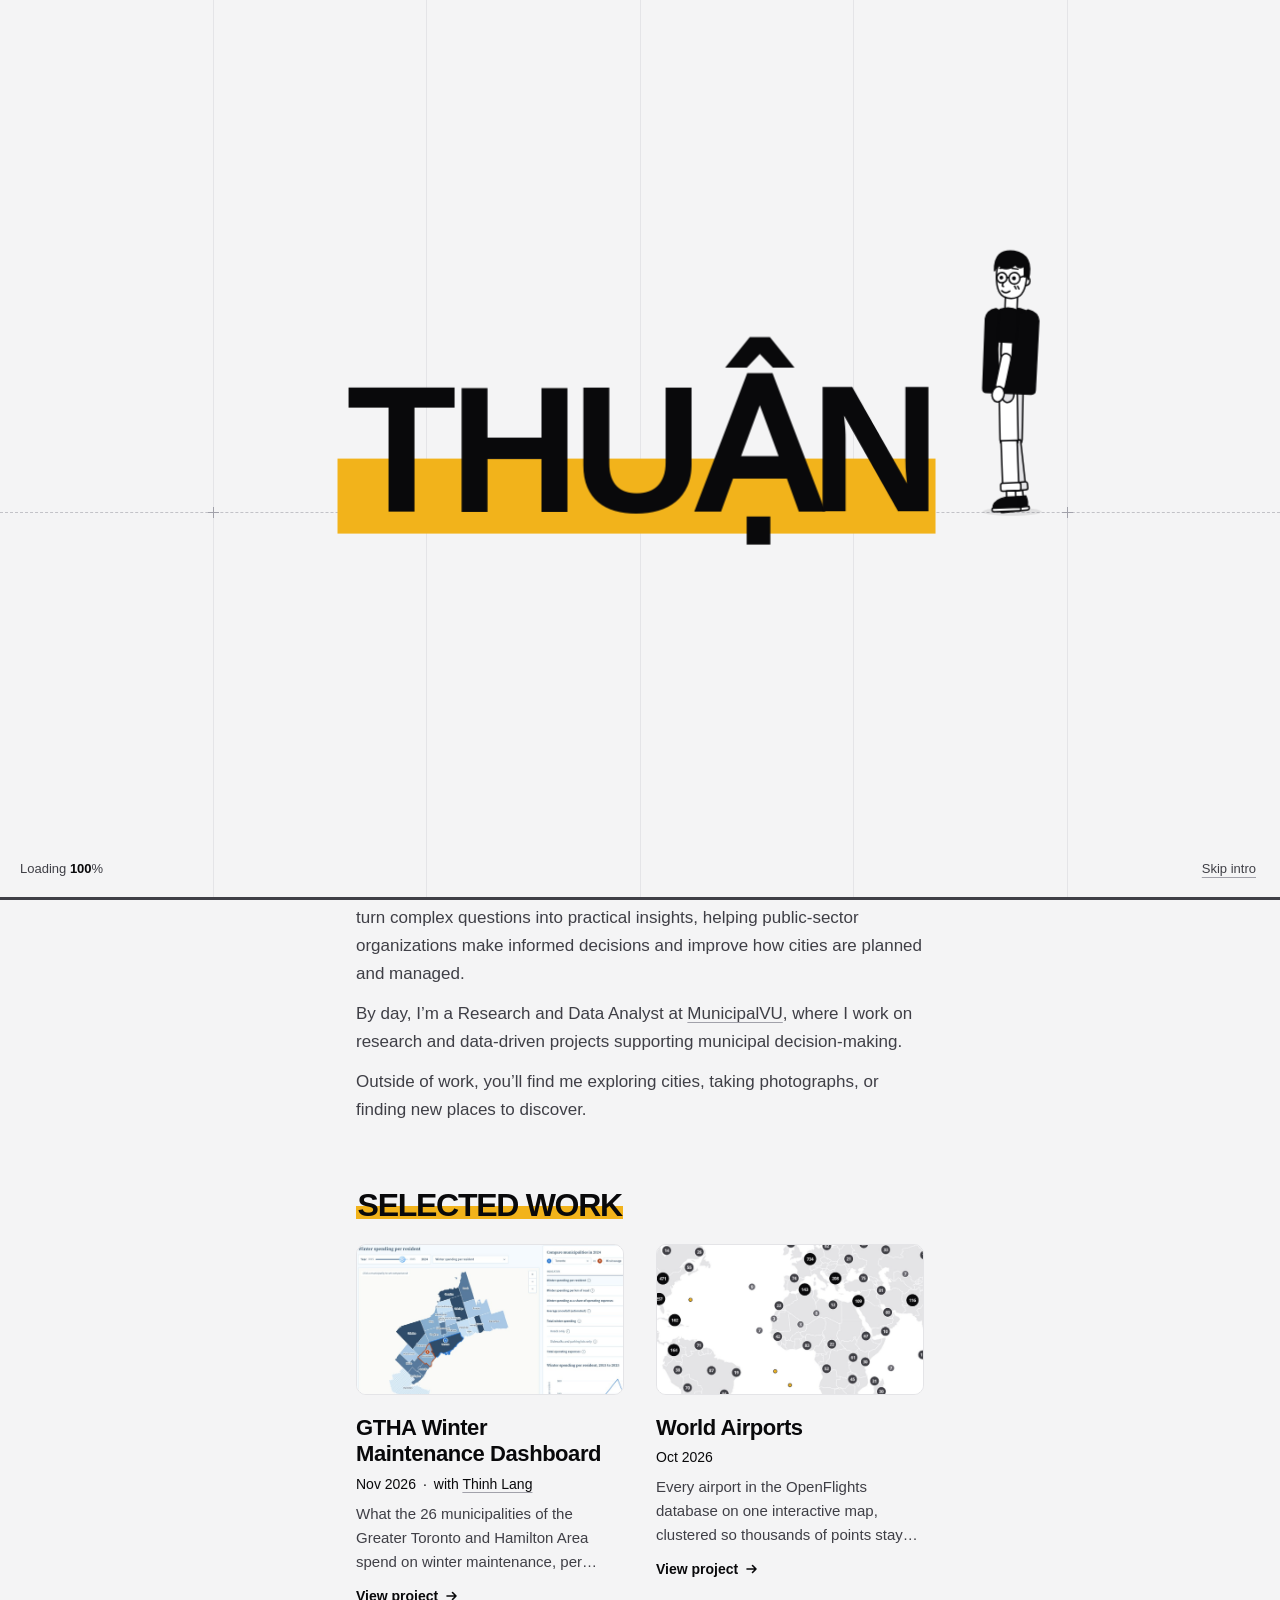
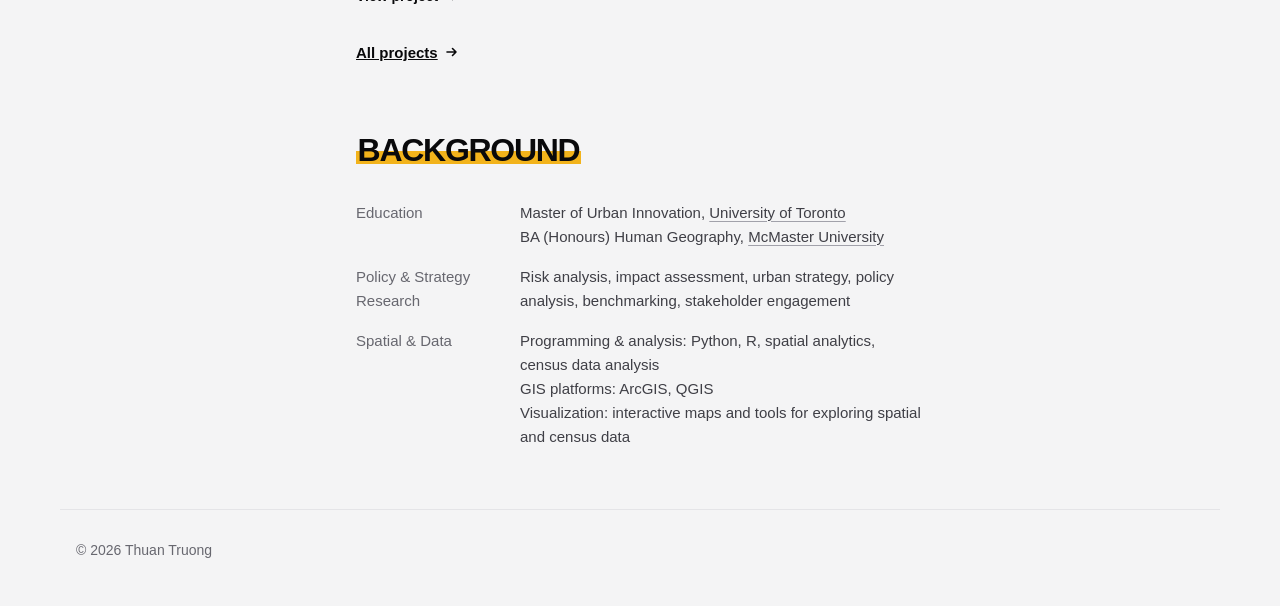
<file: index.html>
<!DOCTYPE html>
<html lang="en">
<head>
  <meta charset="UTF-8">
  <meta name="viewport" content="width=device-width, initial-scale=1.0">
  <link rel="preconnect" href="https://rsms.me/">
  <link rel="stylesheet" href="https://rsms.me/inter/inter.css">

  <link rel="stylesheet" href="assets/css/styles.css?v=1.24.0">
  <link rel="stylesheet" href="assets/hero/hero.css?v=1.5.0">
  <link rel="stylesheet" href="assets/preloader/preloader.css?v=1.0.0">

  <!-- Intro: plays once per session for visitors who come straight to the site (not from a link
       on LinkedIn or another site). GSAP only loads when it will play. -->
  <script>
    (function () {
      var html = document.documentElement;
      try {
        if (sessionStorage.getItem('intro-seen')) return;
        if (document.referrer && new URL(document.referrer).host !== location.host) return;
      } catch (e) { return; }
      html.classList.add('is-loading');
      var giveUp = function () { html.classList.remove('is-loading'); };
      var timer = setTimeout(giveUp, 4000);
      var js = document.createElement('script');
      js.id = 'gsap-js';
      js.src = 'https://cdnjs.cloudflare.com/ajax/libs/gsap/3.12.5/gsap.min.js';
      js.onload = function () { clearTimeout(timer); };
      js.onerror = function () { clearTimeout(timer); giveUp(); };
      document.head.appendChild(js);
    })();
  </script>

  <!-- SEO -->
  <title>Thuan Truong</title>
  <meta name="description" content="I'm Thuan Truong, an urban innovator based in the Greater Toronto Area.">
  <meta name="keywords" content="Thuan Truong, urban innovation, university of toronto, Thuan Truong, Tim Truong">

  <!-- Favicons -->
  <link rel="icon" href="/favicon.ico?v=3" sizes="32x32">
  <link rel="icon" href="/favicon.svg?v=3" type="image/svg+xml">
  <link rel="apple-touch-icon" href="/apple-touch-icon.png?v=3">

  <!-- Browser Theme Colours -->
  <meta name="theme-color" content="#f4f4f5">

  <!-- Open Graph -->
  <meta property="og:title" content="Thuan Truong | Urban Innovator in the Greater Toronto Area" />
  <meta property="og:description" content="Urban innovator in the Greater Toronto Area, using data to help cities make better decisions." />
  <meta property="og:type" content="website" />
  <meta property="og:url" content="https://www.thuantruong.com/" />
  <meta property="og:site_name" content="Thuan Truong" />
  <meta property="og:locale" content="en_CA" />
  <meta property="og:image" content="https://www.thuantruong.com/icon.png" />

  <!-- Google Search Console -->
  <meta name="google-site-verification" content="v890DFK9hiMHU7zcKtVhaKHDAS08AL4XnvqRzfYTud4" />

  <!-- Canonical URL -->
  <link rel="canonical" href="https://www.thuantruong.com/" />

  <!-- Schema.org structured data -->
  <script type="application/ld+json">
    {
      "@context": "https://schema.org",
      "@type": "Person",
      "name": "Thuận Truong",
      "jobTitle": "Research and Data Analyst",
      "worksFor": {
        "@type": "Organization",
        "name": "MunicipalVU",
        "url": "https://municipalvu.ca/"
      },
      "address": {
        "@type": "PostalAddress",
        "addressLocality": "Greater Toronto Area",
        "addressRegion": "Ontario",
        "addressCountry": "Canada"
      },
      "url": "https://www.thuantruong.com/",
      "sameAs": [
        "https://www.linkedin.com/in/tt-truong/"
      ],
      "email": "truongthuan216@gmail.com"
    }
  </script>

</head>
<body class="home">

  <!-- Intro: plays once per session (assets/preloader). Hidden unless html.is-loading. -->
  <div class="pl" id="preloader">
    <div class="pl-grid" aria-hidden="true"></div>

    <div class="pl-stage" aria-hidden="true">
      <div class="pl-guide"></div>
      <div class="pl-marks"></div>

      <div class="pl-push">
      <div class="pl-word">
        <span class="pl-marker"></span>
        <span class="pl-l"><span class="pl-g">T</span></span><span class="pl-l"><span class="pl-g">h</span></span><span class="pl-l"><span class="pl-g">u</span></span><span class="pl-l"><span class="pl-g">ậ</span></span><span class="pl-l"><span class="pl-g">n</span></span><span class="pl-base"></span>
      </div>
      </div>

      <!-- SVG is assembled from the part templates in CHARACTER below -->
      <div class="pl-char"></div>
    </div>

    <div class="pl-bar" aria-hidden="true"><div class="pl-bar-fill"></div></div>
    <span class="pl-count" aria-hidden="true">Loading <b>0</b>%</span>
    <span class="pl-sr" role="status">Loading Thuận Trương’s website</span>
    <button class="pl-skip" type="button">Skip intro</button>
  </div>

  <header class="site-header">
    <nav class="site-nav" aria-label="Main">
      <ul>
        <li><a href="./" class="nav-home" aria-label="thuận, home"><span aria-hidden="true">t</span><span aria-hidden="true">h</span><span aria-hidden="true">u</span><span aria-hidden="true">ậ</span><span aria-hidden="true">n</span><span aria-hidden="true">.</span></a></li>
        <li><a href="./projects/">projects</a></li>
        <li><a href="./writings/">writings</a></li>
      </ul>
    </nav>

    <div class="site-social">
      <ul>
        <li><a href="https://www.linkedin.com/in/tt-truong/" target="_blank" rel="noopener noreferrer" aria-label="LinkedIn (opens in a new tab)"><img src="./assets/images/icons/linkedin.svg" alt="" width="20" height="20"></a></li>
        <li><a href="mailto:truongthuan216@gmail.com" aria-label="Email"><img src="./assets/images/icons/email.svg" alt="" width="20" height="20"></a></li>
      </ul>
    </div>
  </header>

  <main class="home-column">
  <section class="hero" aria-labelledby="hero-title">
    <h1 class="hero-title" id="hero-title">
      <span class="hero-line"><span class="hero-hello" id="greeting-toggle" role="button" tabindex="0" aria-pressed="false" aria-controls="pronunciation" aria-describedby="hero-hint"><span class="hero-hint" id="hero-hint" aria-hidden="true">Tap “Xin chào” for pronunciation</span><span lang="vi">Xin chào,</span></span></span>
      <span class="hero-line">I’m <span class="hero-marker" lang="vi">Thuận</span><span class="visually-hidden"> Truong</span></span>
    </h1>

    <div class="hero-pron" id="pronunciation">
      <p>"Xin chào" means "Hello" and is pronounced like "seen chow" with careful attention to tones.</p>
      <p><strong>Xin:</strong> Pronounced like "seen" with a soft 's' sound, using a mid-level tone without rising or falling inflection.</p>
      <p><strong>Chào:</strong> Pronounced like "chow" but with a falling tone, starting high and dropping down. The tone is crucial, as it distinguishes this greeting from other words with similar sounds.</p>
    </div>

    <div class="hero-grid">
      <site-avatar class="hero-avatar"></site-avatar>

    </div>
  </section>

    <hr class="home-divider">

    <section class="home-section" aria-labelledby="about-heading">
      <h2 class="hl home-h2" id="about-heading"><span>About</span></h2>
      <div class="home-intro">
        <p>I’m an urban innovator based in the Greater Toronto Area, interested in how cities work, evolve, and respond to complex challenges.</p>
        <p>My work sits at the intersection of public policy, municipal governance, and urban operations. I bring together data, research, and analytical thinking to turn complex questions into practical insights, helping public-sector organizations make informed decisions and improve how cities are planned and managed.</p>
        <p>By day, I’m a Research and Data Analyst at <a href="https://municipalvu.ca/" target="_blank" rel="noopener noreferrer" class="location-link">MunicipalVU<span class="sr-note"> (opens in a new tab)</span></a>, where I work on research and data-driven projects supporting municipal decision-making.</p>
        <p>Outside of work, you’ll find me exploring cities, taking photographs, or finding new places to discover.</p>
      </div>
    </section>

    <section class="home-section" id="work" aria-labelledby="work-heading">
      <h2 class="hl home-h2" id="work-heading"><span>Selected work</span></h2>
      <!-- Rendered from the projects list in assets/js/content.js -->
      <ol class="pgrid pgrid--home" id="home-work">
        <li class="feed-empty">No projects published yet. The first one is on its way.</li>
      </ol>
      <a class="home-more" href="projects/">All projects <svg class="pcard-arrow" viewBox="0 0 16 16" aria-hidden="true" focusable="false"><path d="M3 8h9M8.5 4.5 12 8l-3.5 3.5" fill="none" stroke="currentColor" stroke-width="1.6" stroke-linecap="round" stroke-linejoin="round"/></svg></a>
    </section>

    <section class="home-section" aria-labelledby="background-heading">
      <h2 class="hl home-h2" id="background-heading"><span>Background</span></h2>
      <dl class="home-facts">
        <div class="fact">
          <dt>Education</dt>
          <dd>
            <p>Master of Urban Innovation, <a href="https://www.utoronto.ca/" target="_blank" rel="noopener noreferrer" class="location-link">University of Toronto<span class="sr-note"> (opens in a new tab)</span></a></p>
            <p>BA (Honours) Human Geography, <a href="https://www.mcmaster.ca/" target="_blank" rel="noopener noreferrer" class="location-link">McMaster University<span class="sr-note"> (opens in a new tab)</span></a></p>
          </dd>
        </div>
        <div class="fact">
          <dt>Policy &amp; Strategy Research</dt>
          <dd>Risk analysis, impact assessment, urban strategy, policy analysis, benchmarking, stakeholder engagement</dd>
        </div>
        <div class="fact">
          <dt>Spatial &amp; Data</dt>
          <dd>
            <p>Programming &amp; analysis: Python, R, spatial analytics, census data analysis</p>
            <p>GIS platforms: ArcGIS, QGIS</p>
            <p>Visualization: interactive maps and tools for exploring spatial and census data</p>
          </dd>
        </div>
      </dl>
    </section>
  </main>

  <footer class="site-footer">
    <p>© 2026 Thuan Truong</p>
  </footer>

  <script src="assets/js/content.js?v=1.1.0"></script>
  <script src="assets/js/site.js?v=1.1.0"></script>
  <script type="module" src="assets/hero/hero.js?v=1.8.0"></script>
  <script src="assets/preloader/preloader.js?v=1.1.0"></script>

  <!-- 100% privacy-first analytics -->
  <script async src="https://scripts.simpleanalyticscdn.com/latest.js"></script>

</body>
</html>
</file>
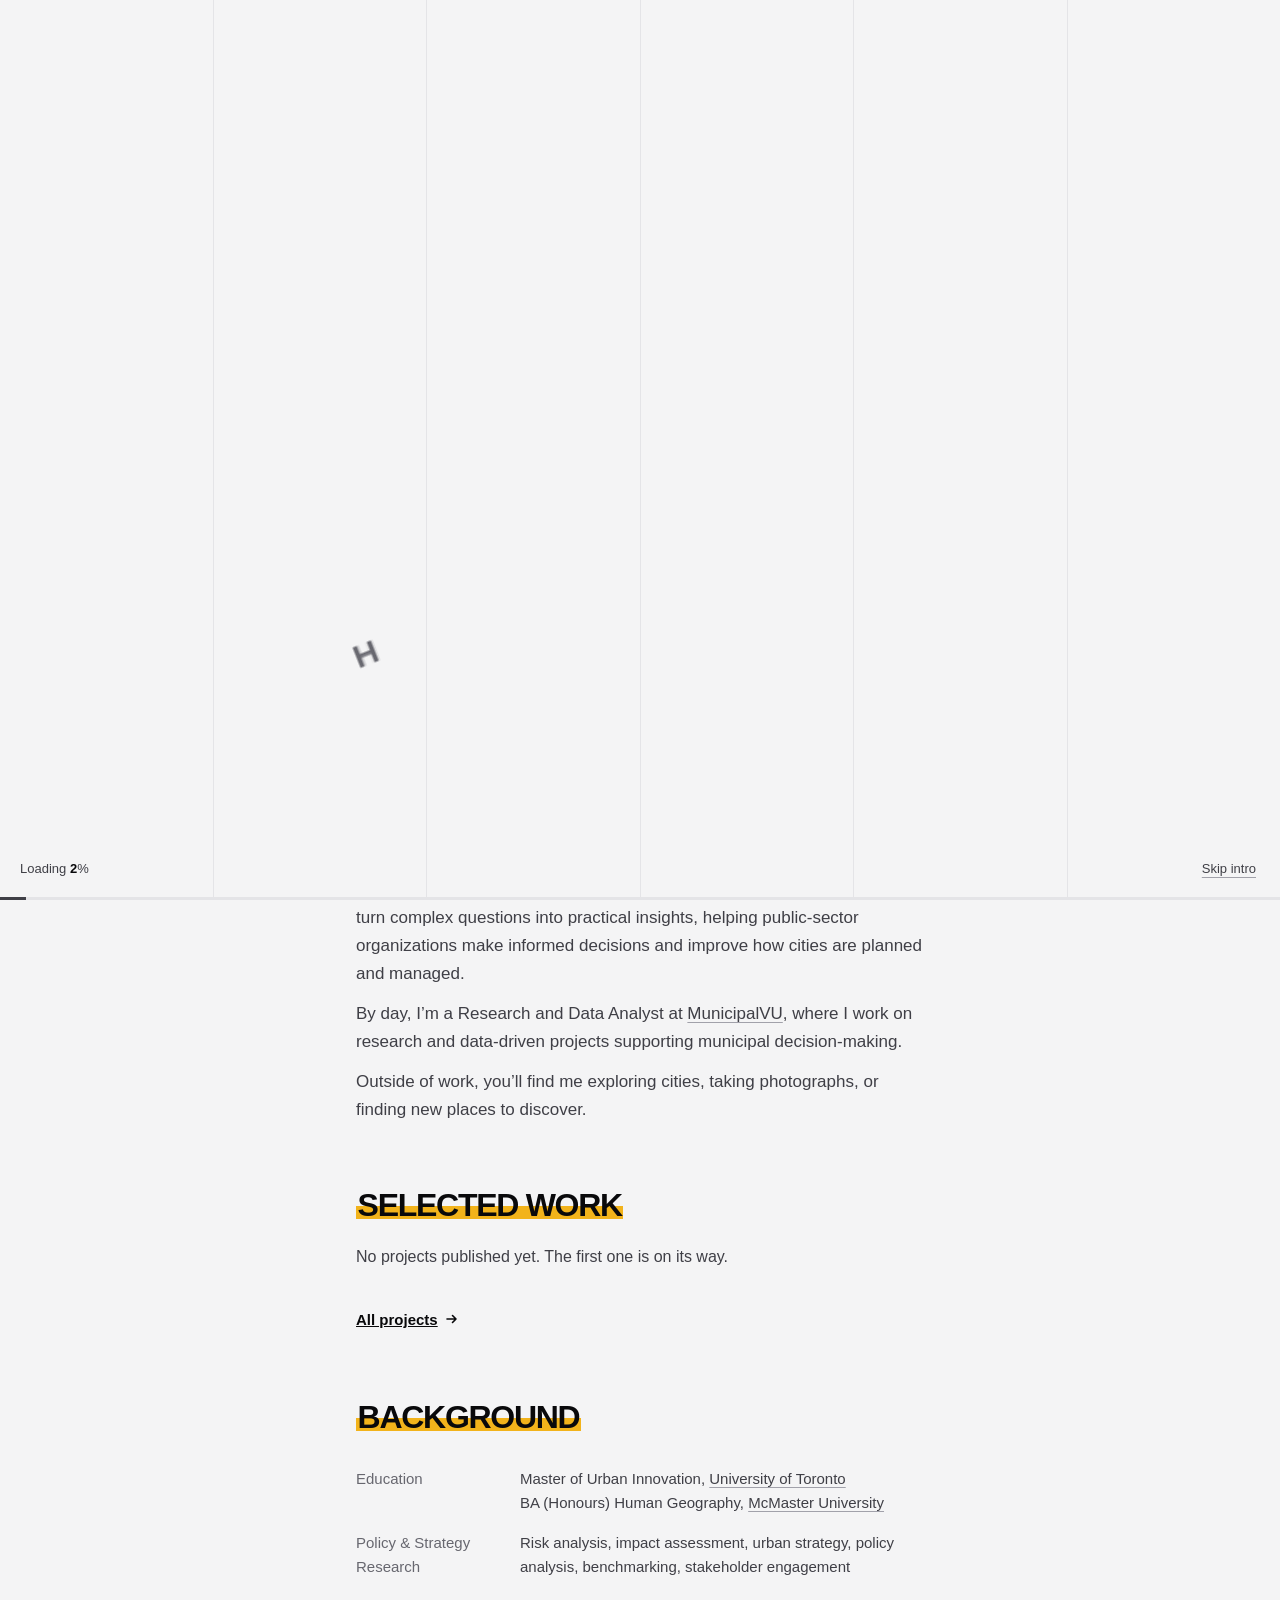
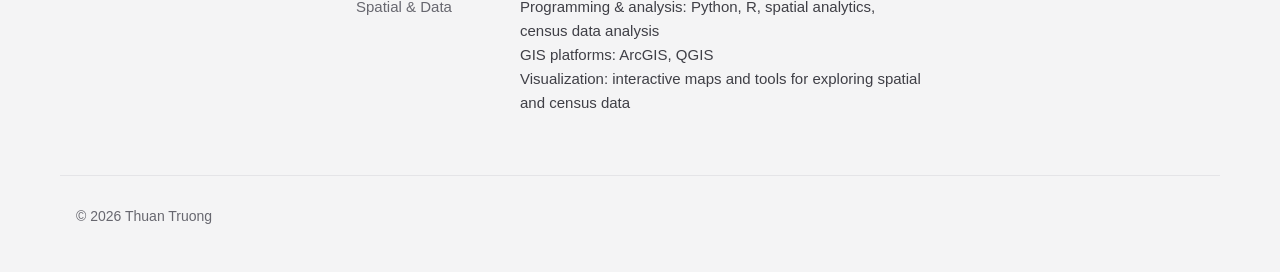
<file: about/index.html>
<!DOCTYPE html>
<html lang="en">
<head>
  <meta charset="UTF-8">
  <title>About - Thuan Truong</title>
  <!-- About now lives on the home page. -->
  <meta http-equiv="refresh" content="0; url=../">
  <link rel="canonical" href="https://www.thuantruong.com/">
  <meta name="robots" content="noindex">
  <link rel="icon" href="/favicon.ico?v=3" sizes="32x32">
  <link rel="icon" href="/favicon.svg?v=3" type="image/svg+xml">
  <link rel="apple-touch-icon" href="/apple-touch-icon.png?v=3">
</head>
<body>
  <p>Moved to the <a href="../">home page</a>.</p>
</body>
</html>
</file>
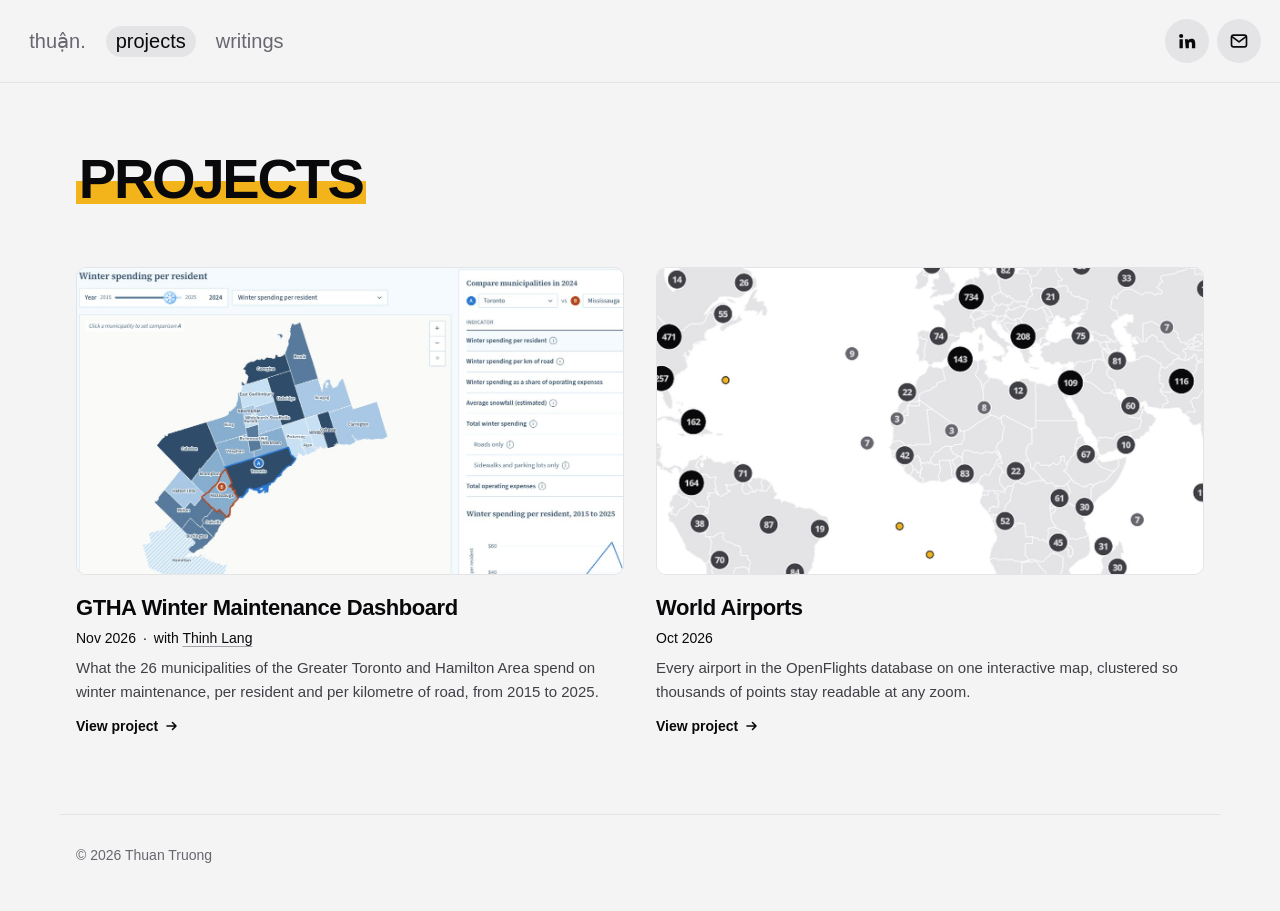
<file: projects/index.html>
<!DOCTYPE html>
<html lang="en">
<head>
  <meta charset="UTF-8">
  <meta name="viewport" content="width=device-width, initial-scale=1.0">
  <link rel="preconnect" href="https://rsms.me/">
  <link rel="stylesheet" href="https://rsms.me/inter/inter.css">

  <link rel="stylesheet" href="../assets/css/styles.css?v=1.24.0">

  <!-- SEO -->
  <title>Projects - Thuan Truong</title>
  <meta name="description" content="Projects by Thuan Truong, an urban innovator focused on cities, policy, and data in the Greater Toronto Area.">
  <meta name="keywords" content="Thuan Truong, urban innovation, Greater Toronto Area, city strategy, policy analysis">


  <!-- Canonical URL -->
  <link rel="canonical" href="https://www.thuantruong.com/projects/" />

  <!-- Open Graph (LinkedIn, Facebook, Slack previews) -->
  <meta property="og:title" content="Projects | Thuan Truong" />
  <meta property="og:description" content="Projects by Thuan Truong, an urban innovator focused on cities, policy, and data in the Greater Toronto Area." />
  <meta property="og:type" content="website" />
  <meta property="og:url" content="https://www.thuantruong.com/projects/" />
  <meta property="og:site_name" content="Thuan Truong" />
  <meta property="og:locale" content="en_CA" />
  <meta property="og:image" content="https://www.thuantruong.com/assets/images/projects/winter-maintenance.jpg" />
  <meta property="og:image:width" content="1200" />
  <meta property="og:image:height" content="675" />
  <meta name="twitter:card" content="summary_large_image" />

  <!-- Favicons -->
  <link rel="icon" href="/favicon.ico?v=3" sizes="32x32">
  <link rel="icon" href="/favicon.svg?v=3" type="image/svg+xml">
  <link rel="apple-touch-icon" href="/apple-touch-icon.png?v=3">

  <!-- Browser Theme Colours -->
  <meta name="theme-color" content="#f4f4f5">

</head>
<body>

  <header class="site-header">
    <nav class="site-nav" aria-label="Main">
      <ul>
        <li><a href="../" class="nav-home" aria-label="thuận, home"><span aria-hidden="true">t</span><span aria-hidden="true">h</span><span aria-hidden="true">u</span><span aria-hidden="true">ậ</span><span aria-hidden="true">n</span><span aria-hidden="true">.</span></a></li>
        <li><a href="../projects/" aria-current="page">projects</a></li>
        <li><a href="../writings/">writings</a></li>
      </ul>
    </nav>

    <div class="site-social">
      <ul>
        <li><a href="https://www.linkedin.com/in/tt-truong/" target="_blank" rel="noopener noreferrer" aria-label="LinkedIn (opens in a new tab)"><img src="../assets/images/icons/linkedin.svg" alt="" width="20" height="20"></a></li>
        <li><a href="mailto:truongthuan216@gmail.com" aria-label="Email"><img src="../assets/images/icons/email.svg" alt="" width="20" height="20"></a></li>
      </ul>
    </div>
  </header>

  <main class="page page--wide">

    <header class="page-header">
      <h1 class="hl"><span>projects</span></h1>
    </header>

    <!-- Cards and filters are rendered by assets/js/projects-page.js from the projects list in assets/js/content.js -->
    <div class="projects-layout">
      <aside class="pfilter" aria-labelledby="pfilter-heading" hidden>
        <h2 class="pfilter-title" id="pfilter-heading">Categories</h2>
        <ul class="pfilter-list" id="project-filters"></ul>
      </aside>

      <section class="projects-main" aria-labelledby="projects-heading">
        <h2 class="section-label" id="projects-heading">Projects</h2>
        <p class="sr-note" role="status" id="projects-status"></p>
        <ol class="pgrid" id="project-grid">
          <li class="feed-empty">No projects published yet. The first one is on its way.</li>
        </ol>
      </section>
    </div>

  </main>

  <footer class="site-footer">
    <p>© 2026 Thuan Truong</p>
  </footer>


  <script src="../assets/js/content.js?v=1.1.0"></script>
  <script src="../assets/js/site.js?v=1.1.0"></script>
  <script src="../assets/js/projects-page.js?v=1.1.0"></script>

  <!-- 100% privacy-first analytics -->
  <script async src="https://scripts.simpleanalyticscdn.com/latest.js"></script>

</body>
</html>
</file>
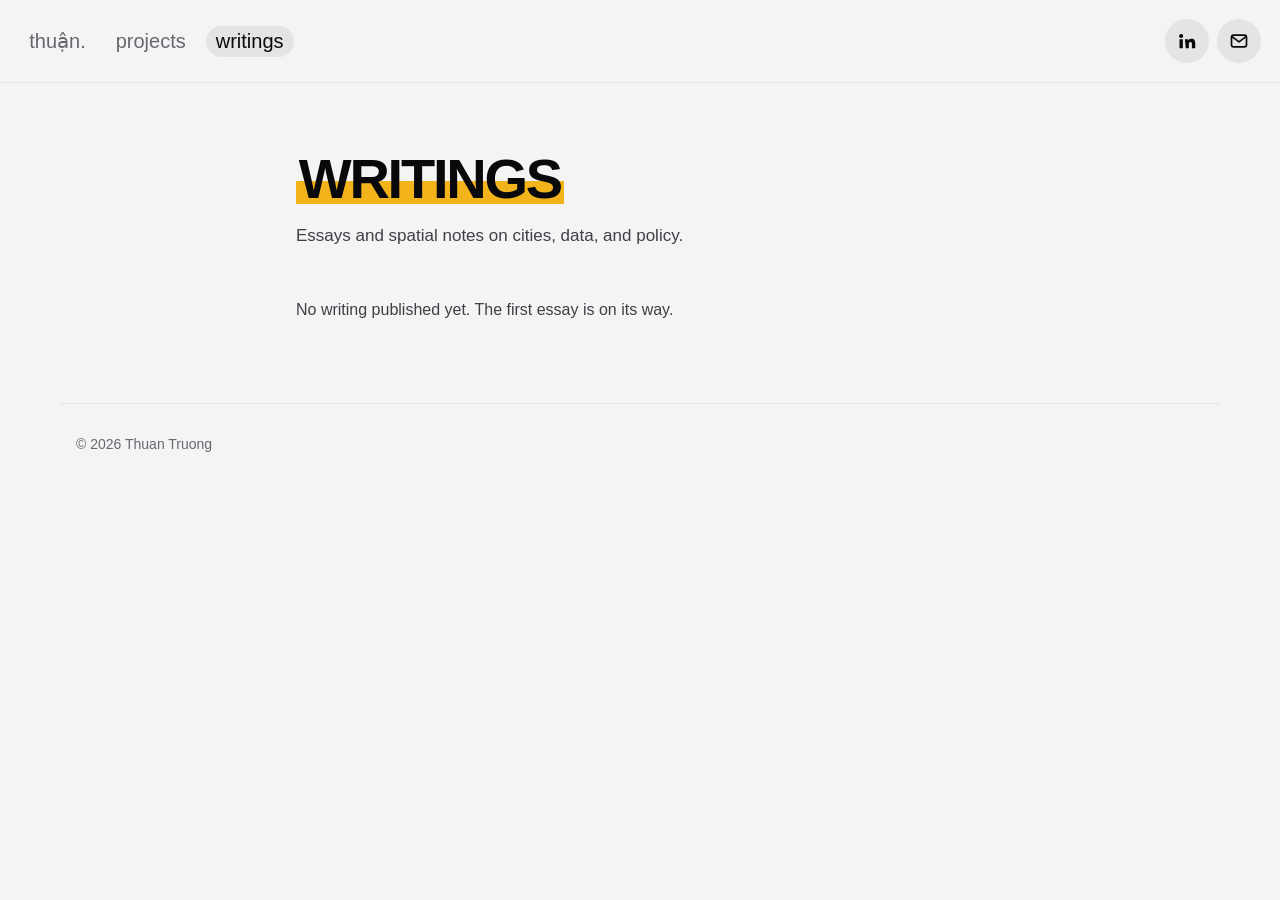
<file: writings/index.html>
<!DOCTYPE html>
<html lang="en">
<head>
  <meta charset="UTF-8">
  <meta name="viewport" content="width=device-width, initial-scale=1.0">
  <link rel="preconnect" href="https://rsms.me/">
  <link rel="stylesheet" href="https://rsms.me/inter/inter.css">

  <link rel="stylesheet" href="../assets/css/styles.css?v=1.24.0">

  <!-- SEO -->
  <title>Writings - Thuan Truong</title>
  <meta name="description" content="Writings by Thuan Truong, an urban innovator working in the Greater Toronto Area.">
  <meta name="keywords" content="Thuan Truong, urban innovation, Greater Toronto Area, city strategy, urban policy">


  <!-- Canonical URL -->
  <link rel="canonical" href="https://www.thuantruong.com/writings/" />

  <!-- Open Graph (LinkedIn, Facebook, Slack previews) -->
  <meta property="og:title" content="Writings | Thuan Truong" />
  <meta property="og:description" content="Essays and spatial notes on cities, data, and policy." />
  <meta property="og:type" content="website" />
  <meta property="og:url" content="https://www.thuantruong.com/writings/" />
  <meta property="og:site_name" content="Thuan Truong" />
  <meta property="og:locale" content="en_CA" />
  <meta property="og:image" content="https://www.thuantruong.com/icon.png" />
  <meta property="og:image:width" content="512" />
  <meta property="og:image:height" content="512" />
  <meta name="twitter:card" content="summary" />

  <!-- Favicons -->
  <link rel="icon" href="/favicon.ico?v=3" sizes="32x32">
  <link rel="icon" href="/favicon.svg?v=3" type="image/svg+xml">
  <link rel="apple-touch-icon" href="/apple-touch-icon.png?v=3">

  <!-- Browser Theme Colours -->
  <meta name="theme-color" content="#f4f4f5">

</head>
<body>

  <header class="site-header">
    <nav class="site-nav" aria-label="Main">
      <ul>
        <li><a href="../" class="nav-home" aria-label="thuận, home"><span aria-hidden="true">t</span><span aria-hidden="true">h</span><span aria-hidden="true">u</span><span aria-hidden="true">ậ</span><span aria-hidden="true">n</span><span aria-hidden="true">.</span></a></li>
        <li><a href="../projects/">projects</a></li>
        <li><a href="../writings/" aria-current="page">writings</a></li>
      </ul>
    </nav>

    <div class="site-social">
      <ul>
        <li><a href="https://www.linkedin.com/in/tt-truong/" target="_blank" rel="noopener noreferrer" aria-label="LinkedIn (opens in a new tab)"><img src="../assets/images/icons/linkedin.svg" alt="" width="20" height="20"></a></li>
        <li><a href="mailto:truongthuan216@gmail.com" aria-label="Email"><img src="../assets/images/icons/email.svg" alt="" width="20" height="20"></a></li>
      </ul>
    </div>
  </header>

  <main class="page">

    <header class="page-header">
      <h1 class="hl"><span>writings</span></h1>
      <p>Essays and spatial notes on cities, data, and policy.</p>
    </header>

    <!-- POSTS: rendered from blogPosts in assets/js/content.js -->

    <section class="page-section" aria-labelledby="posts-heading">
      <h2 class="section-label" id="posts-heading">All writing</h2>
      <ol class="entry-feed" id="blog-list">
        <li class="feed-empty" id="blog-empty-placeholder">No writing published yet. The first essay is on its way.</li>
      </ol>
    </section>

  </main>

  <footer class="site-footer">
    <p>© 2026 Thuan Truong</p>
  </footer>


  <script src="../assets/js/content.js?v=1.1.0"></script>
  <script src="../assets/js/site.js?v=1.1.0"></script>

  <!-- 100% privacy-first analytics -->
  <script async src="https://scripts.simpleanalyticscdn.com/latest.js"></script>

</body>
</html>
</file>
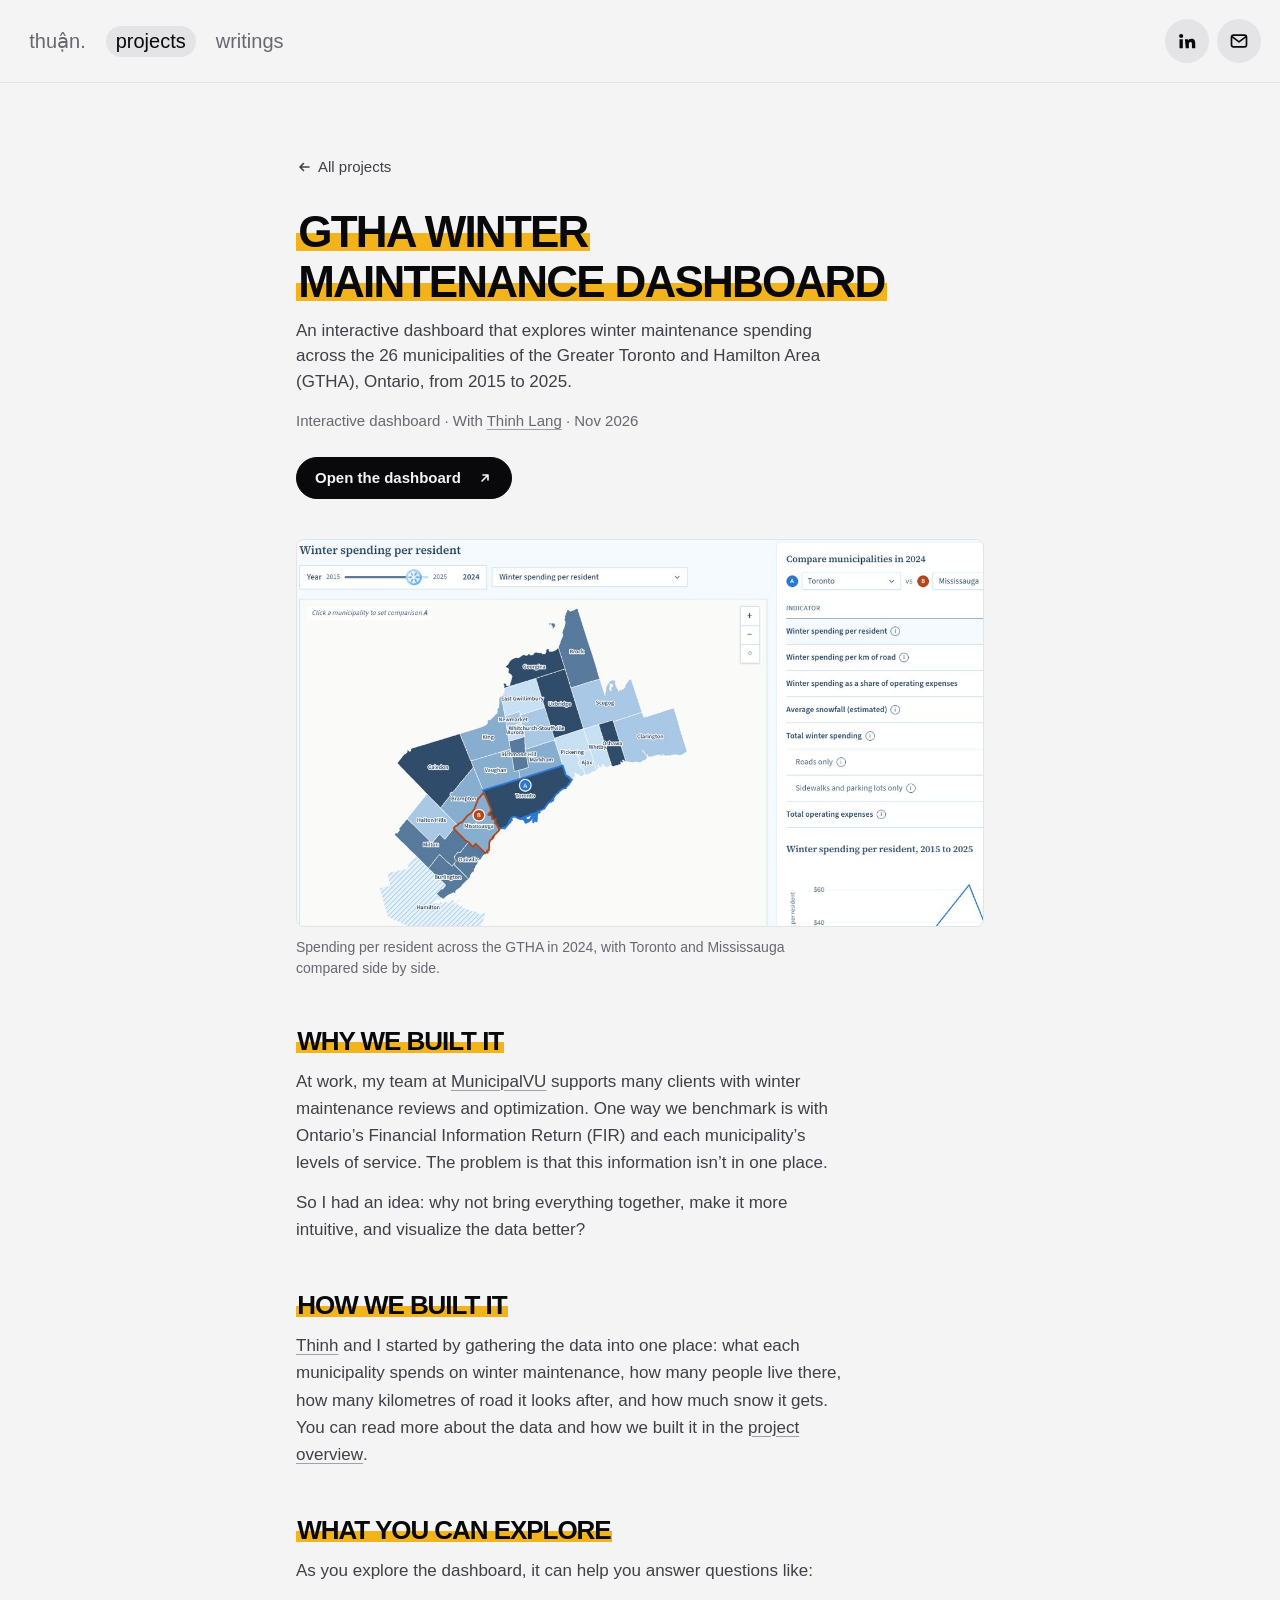
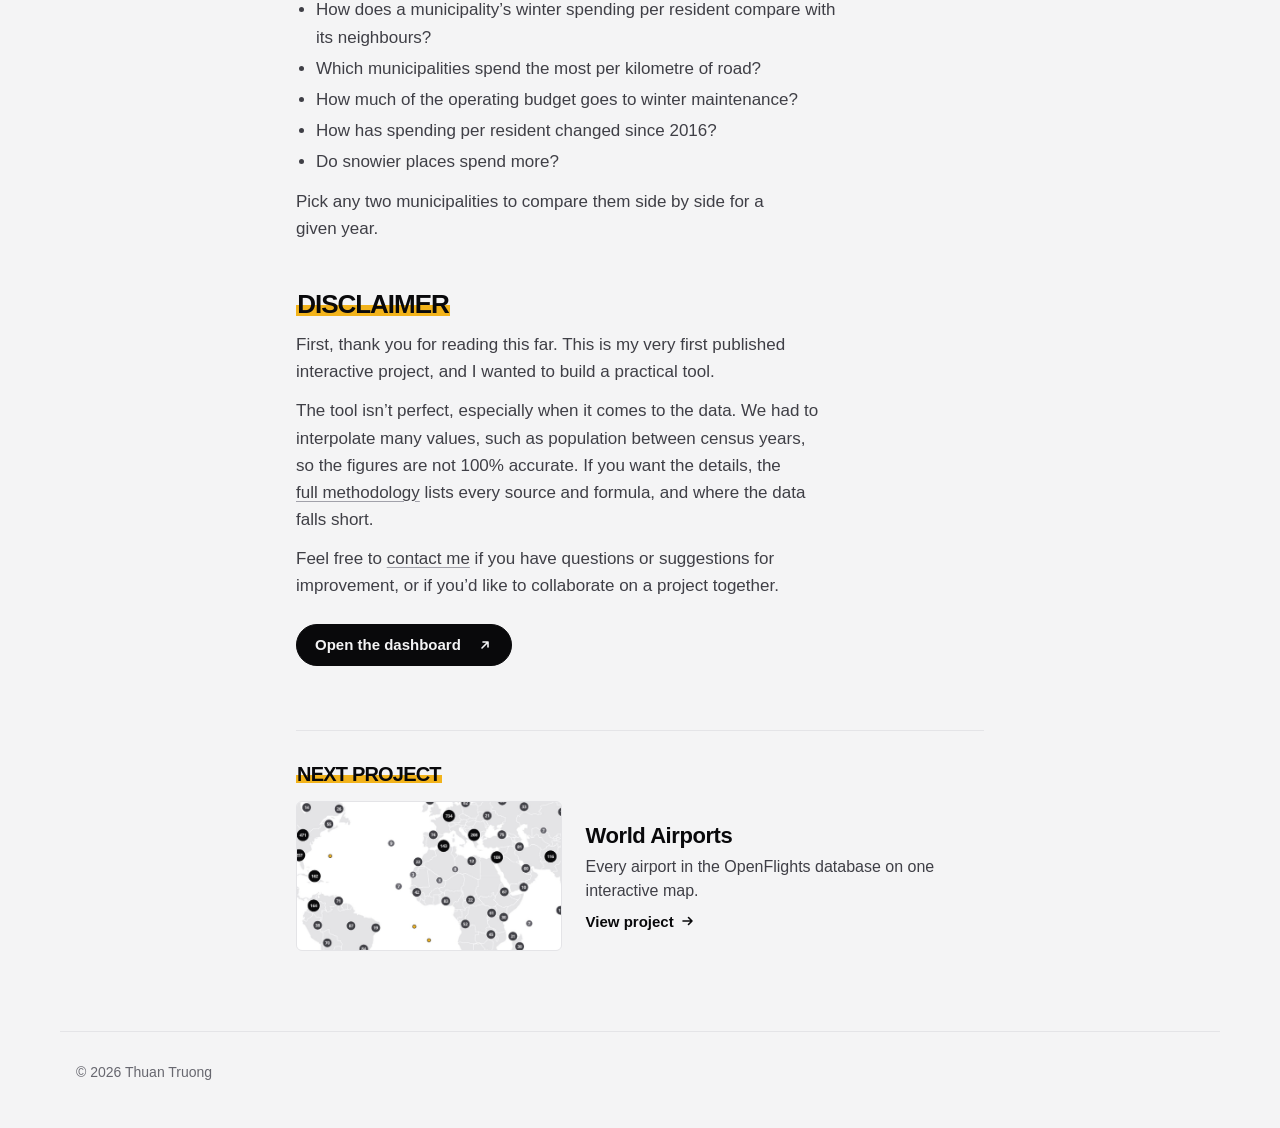
<file: projects/winter-maintenance/index.html>
<!DOCTYPE html>
<html lang="en">
<head>
  <meta charset="UTF-8">
  <meta name="viewport" content="width=device-width, initial-scale=1.0">
  <link rel="preconnect" href="https://rsms.me/">
  <link rel="stylesheet" href="https://rsms.me/inter/inter.css">

  <link rel="stylesheet" href="../../assets/css/styles.css?v=1.24.0">

  <!-- SEO -->
  <title>GTHA Winter Maintenance Dashboard - Thuan Truong</title>
  <meta name="description" content="An interactive dashboard comparing winter maintenance spending across the 26 municipalities of the Greater Toronto and Hamilton Area, 2015 to 2025.">

  <!-- Canonical URL -->
  <link rel="canonical" href="https://www.thuantruong.com/projects/winter-maintenance/" />

  <!-- Open Graph (LinkedIn, Facebook, Slack previews) -->
  <meta property="og:title" content="GTHA Winter Maintenance Dashboard" />
  <meta property="og:description" content="How much do GTHA municipalities spend on winter maintenance? An interactive dashboard covering 26 municipalities, 2015 to 2025." />
  <meta property="og:type" content="article" />
  <meta property="og:url" content="https://www.thuantruong.com/projects/winter-maintenance/" />
  <meta property="og:site_name" content="Thuan Truong" />
  <meta property="og:locale" content="en_CA" />
  <meta property="og:image" content="https://www.thuantruong.com/assets/images/projects/winter-maintenance.jpg" />
  <meta property="og:image:width" content="1200" />
  <meta property="og:image:height" content="675" />
  <meta property="og:image:alt" content="Map of GTHA municipalities shaded by winter maintenance spending per resident." />
  <meta name="twitter:card" content="summary_large_image" />

  <!-- Favicons -->
  <link rel="icon" href="/favicon.ico?v=3" sizes="32x32">
  <link rel="icon" href="/favicon.svg?v=3" type="image/svg+xml">
  <link rel="apple-touch-icon" href="/apple-touch-icon.png?v=3">

  <!-- Browser Theme Colours -->
  <meta name="theme-color" content="#f4f4f5">
</head>
<body>

  <header class="site-header">
    <nav class="site-nav" aria-label="Main">
      <ul>
        <li><a href="../../" class="nav-home" aria-label="thuận, home"><span aria-hidden="true">t</span><span aria-hidden="true">h</span><span aria-hidden="true">u</span><span aria-hidden="true">ậ</span><span aria-hidden="true">n</span><span aria-hidden="true">.</span></a></li>
        <li><a href="../../projects/" aria-current="true">projects</a></li>
        <li><a href="../../writings/">writings</a></li>
      </ul>
    </nav>

    <div class="site-social">
      <ul>
        <li><a href="https://www.linkedin.com/in/tt-truong/" target="_blank" rel="noopener noreferrer" aria-label="LinkedIn (opens in a new tab)"><img src="../../assets/images/icons/linkedin.svg" alt="" width="20" height="20"></a></li>
        <li><a href="mailto:truongthuan216@gmail.com" aria-label="Email"><img src="../../assets/images/icons/email.svg" alt="" width="20" height="20"></a></li>
      </ul>
    </div>
  </header>

  <main class="page case">

    <a class="case-back" href="../"><svg class="pcard-arrow" viewBox="0 0 16 16" aria-hidden="true" focusable="false"><path d="M13 8H4M7.5 4.5 4 8l3.5 3.5" fill="none" stroke="currentColor" stroke-width="1.6" stroke-linecap="round" stroke-linejoin="round"/></svg>All projects</a>

    <header class="page-header case-header">
      <h1 class="hl"><span>GTHA Winter Maintenance Dashboard</span></h1>
      <p>An interactive dashboard that explores winter maintenance spending across the 26 municipalities of the Greater Toronto and Hamilton Area (GTHA), Ontario, from 2015 to 2025.</p>
      <p class="case-byline">Interactive dashboard · With <a href="https://www.thinhlang.com/" target="_blank" rel="noopener noreferrer" class="location-link">Thinh Lang<span class="sr-note"> (opens in a new tab)</span></a> · <time datetime="2026-11">Nov 2026</time></p>
      <a class="row-btn row-btn--solid case-cta" href="https://winter-maintenance-dashboard.vercel.app/" target="_blank" rel="noopener noreferrer">Open the dashboard<span class="sr-note"> (opens in a new tab)</span> <svg class="pcard-arrow" viewBox="0 0 16 16" aria-hidden="true" focusable="false"><path d="M5 11 11 5M6 5h5v5" fill="none" stroke="currentColor" stroke-width="1.6" stroke-linecap="round" stroke-linejoin="round"/></svg></a>
    </header>

    <figure class="case-figure">
      <a href="https://winter-maintenance-dashboard.vercel.app/" target="_blank" rel="noopener noreferrer" tabindex="-1" aria-hidden="true">
        <img src="../../assets/images/projects/winter-maintenance.jpg" alt="" width="1200" height="675" decoding="async" fetchpriority="high">
      </a>
      <figcaption>Spending per resident across the GTHA in 2024, with Toronto and Mississauga compared side by side.</figcaption>
    </figure>

    <section class="case-section">
      <h2 class="hl"><span>Why we built it</span></h2>
      <p>At work, my team at <a href="https://municipalvu.ca/" target="_blank" rel="noopener noreferrer" class="location-link">MunicipalVU<span class="sr-note"> (opens in a new tab)</span></a> supports many clients with winter maintenance reviews and optimization. One way we benchmark is with Ontario’s Financial Information Return (FIR) and each municipality’s levels of service. The problem is that this information isn’t in one place.</p>
      <p>So I had an idea: why not bring everything together, make it more intuitive, and visualize the data better?</p>
    </section>

    <section class="case-section">
      <h2 class="hl"><span>How we built it</span></h2>
      <p><a href="https://www.thinhlang.com/" target="_blank" rel="noopener noreferrer" class="location-link">Thinh<span class="sr-note"> (opens in a new tab)</span></a> and I started by gathering the data into one place: what each municipality spends on winter maintenance, how many people live there, how many kilometres of road it looks after, and how much snow it gets. You can read more about the data and how we built it in the <a href="https://winter-maintenance-dashboard.vercel.app/project" target="_blank" rel="noopener noreferrer" class="location-link">project overview<span class="sr-note"> (opens in a new tab)</span></a>.</p>
    </section>

    <section class="case-section">
      <h2 class="hl"><span>What you can explore</span></h2>
      <p>As you explore the dashboard, it can help you answer questions like:</p>
      <ul class="case-list">
        <li>How does a municipality’s winter spending per resident compare with its neighbours?</li>
        <li>Which municipalities spend the most per kilometre of road?</li>
        <li>How much of the operating budget goes to winter maintenance?</li>
        <li>How has spending per resident changed since 2016?</li>
        <li>Do snowier places spend more?</li>
      </ul>
      <p>Pick any two municipalities to compare them side by side for a given year.</p>
    </section>

    <section class="case-section">
      <h2 class="hl"><span>Disclaimer</span></h2>
      <p>First, thank you for reading this far. This is my very first published interactive project, and I wanted to build a practical tool.</p>
      <p>The tool isn’t perfect, especially when it comes to the data. We had to interpolate many values, such as population between census years, so the figures are not 100% accurate. If you want the details, the <a href="https://winter-maintenance-dashboard.vercel.app/project" target="_blank" rel="noopener noreferrer" class="location-link">full methodology<span class="sr-note"> (opens in a new tab)</span></a> lists every source and formula, and where the data falls short.</p>
      <p>Feel free to <a href="mailto:truongthuan216@gmail.com" class="location-link">contact me</a> if you have questions or suggestions for improvement, or if you’d like to collaborate on a project together.</p>
      <a class="row-btn row-btn--solid case-cta" href="https://winter-maintenance-dashboard.vercel.app/" target="_blank" rel="noopener noreferrer">Open the dashboard<span class="sr-note"> (opens in a new tab)</span> <svg class="pcard-arrow" viewBox="0 0 16 16" aria-hidden="true" focusable="false"><path d="M5 11 11 5M6 5h5v5" fill="none" stroke="currentColor" stroke-width="1.6" stroke-linecap="round" stroke-linejoin="round"/></svg></a>
    </section>

    <section class="case-next" aria-labelledby="next-heading">
      <h2 class="hl case-next-label" id="next-heading"><span>Next project</span></h2>
      <a class="case-next-card" href="../airports/" aria-labelledby="next-title">
        <img src="../../assets/images/projects/world-airports.jpg" alt="" width="1200" height="675" loading="lazy" decoding="async">
        <span class="case-next-body">
          <span class="case-next-title" id="next-title">World Airports</span>
          <span class="case-next-desc">Every airport in the OpenFlights database on one interactive map.</span>
          <span class="case-next-cta" aria-hidden="true">View project <svg class="pcard-arrow" viewBox="0 0 16 16" aria-hidden="true" focusable="false"><path d="M3 8h9M8.5 4.5 12 8l-3.5 3.5" fill="none" stroke="currentColor" stroke-width="1.6" stroke-linecap="round" stroke-linejoin="round"/></svg></span>
        </span>
      </a>
    </section>

  </main>

  <footer class="site-footer">
    <p>© 2026 Thuan Truong</p>
  </footer>

  <!-- 100% privacy-first analytics -->
  <script async src="https://scripts.simpleanalyticscdn.com/latest.js"></script>

</body>
</html>
</file>
<file: assets/css/styles.css>
* {
  margin: 0;
  padding: 0;
  box-sizing: border-box;
}

:root {
  --primary-color: #09090b;
  --primary-accent: #3f3f46;
  --secondary-color: #67676f;
  --subtle: #a1a1aa;
  --background-color: #f4f4f5;
  --surface-color: #e4e4e7;
}

html {
  font-size: 62.5%;
  scroll-padding-top: 10rem;
}

::selection {
  background-color: var(--primary-color);
  color: var(--background-color);
}

a:focus-visible,
button:focus-visible {
  outline: 2px solid var(--primary-color);
  outline-offset: 3px;
  border-radius: 2px;
}

body {
  font-family: Inter, sans-serif;
  font-feature-settings: 'liga' 1, 'calt' 1; /* fix for Chrome */
  color: var(--primary-color);
  background-color: var(--background-color);
  padding-top: calc(3vw + 5rem);
}

@supports (font-variation-settings: normal) {
  body { font-family: InterVariable, sans-serif; }
}


/* SITE HEADER */


.site-header {
  position: fixed;
  top: 0;
  left: 0;
  right: 0;
  z-index: 1000;
  display: flex;
  align-items: center;
  justify-content: space-between;
  padding: 1.5vw;
  background-color: var(--background-color);
  border-bottom: 1px solid var(--surface-color);
  gap: 2rem;
}

/* SITE NAVIGATION */


.site-nav {
  position: static;
  display: flex;
  align-items: center;
  height: auto;
}

.site-nav ul {
  display: flex;
  align-items: center;
  gap: 1rem;
  list-style: none;
}

.site-nav a {
  display: inline-block;
  font-size: 2rem;
  padding: 0.4rem 1rem;
  border-radius: 999px;
  text-decoration: none;
  color: var(--secondary-color);
  transition: transform 0.25s ease, color 0.25s ease, background-color 0.25s ease;
}

.site-nav a[aria-current="page"],
.site-nav a[aria-current="true"] {
  color: var(--primary-color);
  background-color: var(--surface-color);
}

@media (hover: hover) {
  .site-nav a:hover {
    color: var(--primary-color);
    transform: skew(-12deg);
  }
}

@media (max-width: 768px) {
  .site-header {
    padding: 3vw;
    gap: 1rem;
  }

  .site-nav ul {
    gap: 0.6rem;
  }

  .site-nav a {
    font-size: 1.6rem;
    padding: 0.3rem 0.8rem;
  }
}

.nav-home span {
  display: inline-block;
  animation: footer-letter-float 2.4s ease-in-out infinite;
}

.nav-home span:nth-child(1) { animation-delay: 0s; }
.nav-home span:nth-child(2) { animation-delay: 0.1s; }
.nav-home span:nth-child(3) { animation-delay: 0.2s; }
.nav-home span:nth-child(4) { animation-delay: 0.3s; }
.nav-home span:nth-child(5) { animation-delay: 0.4s; }
.nav-home span:nth-child(6) { animation-delay: 0.5s; }

@media (prefers-reduced-motion: reduce) {
  .nav-home span {
    animation: none;
  }
}


/* SITE SOCIAL ICONS */


.site-social {
  position: static;
  display: flex;
  align-items: center;
  height: auto;
}

.site-social ul {
  display: flex;
  align-items: center;
  gap: 0.8rem;
  list-style: none;
}

.site-social a {
  display: flex;
  align-items: center;
  justify-content: center;
  width: 4.4rem;
  height: 4.4rem;
  background-color: var(--surface-color);
  border-radius: 50%;
  transition: transform 0.25s ease;
}

.site-social img {
  height: 2rem;
  width: auto;
  display: block;
}

@media (hover: hover) {
  .site-social a:hover {
    transform: scale(1.1);
  }
}

@media (max-width: 768px) {
  .site-social a {
    width: 3.4rem;
    height: 3.4rem;
  }

  .site-social img {
    height: 1.7rem;
  }
}


/* HEADLINES: same voice as the hero name (heavy uppercase Inter + yellow highlighter).
   Markup: <h2 class="hl"><span>Text</span></h2>; the span carries the highlighter so it
   follows each line when a heading wraps. */


.hl {
  font-weight: 900;
  line-height: 1.12;
  letter-spacing: -0.04em;
  text-transform: uppercase;
  text-wrap: balance;
  color: var(--primary-color);
}

.hl > span {
  padding-inline: 0.05em;
  background: linear-gradient(transparent 54%, #f2b31b 54%, #f2b31b 90%, transparent 90%);
  -webkit-box-decoration-break: clone;
  box-decoration-break: clone;
}


/* INLINE LINKS */


.location-link {
  color: inherit;
  text-decoration: underline;
  text-underline-offset: 3px;
  text-decoration-color: var(--subtle);
  transition: text-decoration-color 0.25s ease, color 0.25s ease;
}

@media (hover: hover) {
  .location-link:hover {
    color: var(--primary-accent);
    text-decoration-color: var(--primary-accent);
  }
}

/* SHARED ANIMATION */


@keyframes footer-letter-float {
  0%, 100% {
    transform: translateY(0);
  }
  50% {
    transform: translateY(-0.6rem);
  }
}


/* HOMEPAGE: single centered column */


.home-column {
  max-width: 60rem;
  margin: 0 auto;
  padding: max(6rem, 12vh) 1.6rem 6rem;
}

.home-divider {
  margin-top: 4rem;
  border: 0;
  border-top: 1px solid var(--surface-color);
}

.home-section {
  margin-top: 6.4rem;
}

.home-divider + .home-section {
  margin-top: 4.8rem;
}

.home-h2 {
  margin-bottom: 2rem;
  font-size: 3.2rem;
}

.pgrid--home {
  gap: 4rem 2.4rem;
}

.home-more {
  display: inline-flex;
  align-items: center;
  gap: 0.6rem;
  margin-top: 3.2rem;
  padding-block: 0.8rem;
  font-size: 1.5rem;
  font-weight: 600;
  color: var(--primary-color);
}

.home-more .pcard-arrow {
  transition: transform 0.3s cubic-bezier(0.16, 1, 0.3, 1);
}

@media (hover: hover) {
  .home-more:hover .pcard-arrow {
    transform: translateX(3px);
  }
}

@media (max-width: 600px) {
  .home-column {
    padding-top: 3rem;
  }
}


/* INNER PAGES (writings) */


/* Screen-reader-only text: list headings (the page title already names the list)
   and "opens in a new tab" notes. */
.section-label,
.sr-note {
  position: absolute;
  width: 1px;
  height: 1px;
  margin: -1px;
  padding: 0;
  overflow: hidden;
  clip: rect(0 0 0 0);
  clip-path: inset(50%);
  white-space: nowrap;
  border: 0;
}

.page {
  max-width: 72rem;
  margin: 0 auto;
  padding: 6rem 1.6rem 8rem;
}

.page-header h1 {
  font-size: 4rem;
}

@media (min-width: 768px) {
  .page-header h1 {
    font-size: 5.6rem;
  }
}

.page-header p {
  margin-top: 1.2rem;
  font-size: 1.7rem;
  line-height: 1.5;
  text-wrap: pretty;
  color: var(--primary-accent);
}

.page-section {
  margin-top: 4.8rem;
}

@media (max-width: 600px) {
  .page {
    padding-top: 3.2rem;
  }

  .page-section {
    margin-top: 3.6rem;
  }
}


/* HOME INTRO + TEASER GRID: plain text, no boxes */


.home-intro p {
  font-size: 1.7rem;
  line-height: 1.65;
  color: var(--primary-accent);
}

.home-intro p + p {
  margin-top: 1.2rem;
}

/* PROJECT & WRITING FEEDS: plain text list */


.entry-feed {
  list-style: none;
}

.entry-item + .entry-item {
  margin-top: 4.8rem;
}

/* Title first, then one meta line, then the description: three clear steps, all in ink. */
.entry-heading {
  font-size: 2.6rem;
  font-weight: 650;
  line-height: 1.2;
  letter-spacing: -0.025em;
  color: var(--primary-color);
}

.entry-heading a {
  color: inherit;
  text-decoration: underline;
  text-decoration-thickness: 1px;
  text-decoration-color: var(--subtle);
  text-underline-offset: 0.18em;
  transition: text-decoration-color 0.2s ease;
}

.entry-meta {
  margin-top: 0.8rem;
  font-size: 1.4rem;
  font-weight: 500;
  color: var(--primary-color);
  font-variant-numeric: tabular-nums;
}

.entry-meta .entry-sep {
  margin-inline: 0.5em;
}

@media (hover: hover) {
  .entry-heading a:hover {
    text-decoration-color: currentColor;
  }
}

.entry-teaser {
  margin-top: 1.2rem;
  font-size: 1.6rem;
  line-height: 1.65;
  color: var(--primary-accent);
  max-width: 60ch;
}

.feed-empty {
  font-size: 1.6rem;
  line-height: 1.65;
  color: var(--primary-accent);
}


/* PILL BUTTON: outlined by default, .row-btn--solid for the main action */


.row-btn {
  display: inline-flex;
  align-items: center;
  gap: 0.8rem;
  padding: 1.1rem 1.8rem;
  border: 1.5px solid var(--primary-color);
  border-radius: 999px;
  font-size: 1.5rem;
  font-weight: 600;
  line-height: 1.2;
  text-decoration: none;
  color: var(--primary-color);
  transition: background-color 0.2s ease, color 0.2s ease, border-color 0.2s ease;
}

.row-btn .pcard-arrow {
  transition: transform 0.3s cubic-bezier(0.16, 1, 0.3, 1);
}

@media (hover: hover) {
  .row-btn:hover {
    background-color: var(--primary-color);
    color: var(--background-color);
  }

  .row-btn:hover .pcard-arrow {
    transform: translate(2px, -2px);
  }
}

@media (prefers-reduced-motion: reduce) {
  .row-btn .pcard-arrow {
    transition: none;
  }
}


/* PROJECTS PAGE: card grid + category filter (assets/js/projects-page.js) */


.page--wide {
  max-width: 116rem;
}

.projects-layout {
  display: grid;
  grid-template-columns: minmax(0, 1fr) 22rem;
  grid-template-areas: "main filter";
  gap: 6.4rem;
  margin-top: 5.6rem;
  align-items: start;
}

.projects-layout:has(> .pfilter[hidden]) {
  grid-template-columns: minmax(0, 1fr);
  grid-template-areas: "main";
}

.projects-main {
  grid-area: main;
}

.pgrid {
  list-style: none;
  display: grid;
  grid-template-columns: repeat(2, minmax(0, 1fr));
  gap: 5.6rem 3.2rem;
}

.pgrid .feed-empty {
  grid-column: 1 / -1;
}

/* The whole card is clickable through the title link; other links sit above it. */
.pcard article {
  position: relative;
  display: flex;
  flex-direction: column;
}

.pcard-thumb {
  order: -1;
  aspect-ratio: 16 / 9;
  overflow: hidden;
  border: 1px solid var(--surface-color);
  border-radius: 1rem;
  background-color: #fff;
  transition: border-color 0.3s ease;
}

.pcard-thumb img {
  display: block;
  width: 100%;
  height: 100%;
  object-fit: cover;
  object-position: top left;
  transition: transform 0.6s cubic-bezier(0.16, 1, 0.3, 1);
}

.pcard-placeholder {
  display: grid;
  place-items: center;
  height: 100%;
  font-size: 1.4rem;
  font-weight: 500;
  color: var(--primary-accent);
  background-color: var(--background-color);
  background-image:
    linear-gradient(var(--surface-color) 1px, transparent 1px),
    linear-gradient(90deg, var(--surface-color) 1px, transparent 1px);
  background-size: 2.4rem 2.4rem;
}

.pcard-title {
  margin-top: 2rem;
  font-size: 2.2rem;
  font-weight: 650;
  line-height: 1.2;
  letter-spacing: -0.02em;
  color: var(--primary-color);
  text-wrap: balance;
}

.pcard-link {
  color: inherit;
  text-decoration: underline;
  text-decoration-thickness: 1px;
  text-decoration-color: transparent;
  text-underline-offset: 0.18em;
  transition: text-decoration-color 0.2s ease;
}

.pcard-link::after {
  content: "";
  position: absolute;
  inset: 0;
}

.pcard-link:focus-visible {
  outline: none;
}

.pcard:has(.pcard-link:focus-visible) .pcard-thumb {
  outline: 2px solid var(--primary-color);
  outline-offset: 3px;
}

.pcard-meta {
  margin-top: 0.8rem;
  font-size: 1.4rem;
  font-weight: 500;
  color: var(--primary-color);
}

.pcard-meta .entry-sep {
  margin-inline: 0.5em;
}

.pcard-meta a {
  position: relative;
  z-index: 1;
}

.pcard-desc {
  margin-top: 1rem;
  text-wrap: pretty;
  font-size: 1.5rem;
  line-height: 1.6;
  color: var(--primary-accent);
  display: -webkit-box;
  -webkit-box-orient: vertical;
  -webkit-line-clamp: 3;
  line-clamp: 3;
  overflow: hidden;
}

.pcard-cta {
  display: inline-flex;
  align-items: center;
  gap: 0.6rem;
  margin-top: 1.4rem;
  font-size: 1.4rem;
  font-weight: 600;
  color: var(--primary-color);
}

.pcard-arrow {
  width: 1.6rem;
  height: 1.6rem;
  transition: transform 0.3s cubic-bezier(0.16, 1, 0.3, 1);
}

@media (hover: hover) {
  .pcard:hover .pcard-thumb {
    border-color: var(--subtle);
  }

  .pcard:hover .pcard-thumb img {
    transform: scale(1.03);
  }

  .pcard:hover .pcard-link {
    text-decoration-color: currentColor;
  }

  .pcard:hover .pcard-arrow {
    transform: translateX(3px);
  }
}

@media (prefers-reduced-motion: reduce) {
  .pcard-thumb img,
  .pcard-arrow {
    transition: none;
  }
}

/* Filter: a quiet vertical list beside the grid, sticky below the site header. */
.pfilter {
  grid-area: filter;
  position: sticky;
  top: calc(3vw + 8rem);
}

.pfilter-title {
  font-size: 1.4rem;
  font-weight: 600;
  color: var(--primary-color);
  margin-bottom: 1.2rem;
}

.pfilter-list {
  list-style: none;
  display: grid;
  gap: 0.4rem;
}

.pfilter-btn {
  display: flex;
  justify-content: space-between;
  align-items: baseline;
  gap: 1.2rem;
  width: 100%;
  padding: 0.8rem 1.2rem;
  border: 0;
  border-radius: 999px;
  background: none;
  font: inherit;
  font-size: 1.5rem;
  text-align: left;
  color: var(--primary-accent);
  cursor: pointer;
  transition: background-color 0.2s ease, color 0.2s ease;
}

.pfilter-count {
  font-size: 1.3rem;
  font-variant-numeric: tabular-nums;
}

.pfilter-btn[aria-pressed="true"] {
  background-color: var(--surface-color);
  color: var(--primary-color);
  font-weight: 600;
}

@media (hover: hover) {
  .pfilter-btn:hover {
    color: var(--primary-color);
  }
}

@media (max-width: 900px) {
  .projects-layout {
    grid-template-columns: minmax(0, 1fr);
    grid-template-areas: none;
    gap: 3.2rem;
    margin-top: 3.6rem;
  }

  /* Filters become a horizontal pill bar above the grid (they come first in the HTML). */
  .projects-main,
  .pfilter {
    grid-area: auto;
    position: static;
  }

  .pfilter-title {
    position: absolute;
    width: 1px;
    height: 1px;
    margin: -1px;
    overflow: hidden;
    clip: rect(0 0 0 0);
    clip-path: inset(50%);
    white-space: nowrap;
  }

  .pfilter-list {
    display: flex;
    gap: 0.8rem;
    overflow-x: auto;
    scrollbar-width: none;
    margin-inline: -1.6rem;
    padding-inline: 1.6rem;
  }

  .pfilter-list::-webkit-scrollbar {
    display: none;
  }

  .pfilter-btn {
    width: auto;
    white-space: nowrap;
    padding: 0.8rem 1.4rem;
    border: 1px solid var(--surface-color);
    gap: 0.8rem;
  }

  .pfilter-btn[aria-pressed="true"] {
    border-color: var(--surface-color);
  }
}

@media (max-width: 700px) {
  .pgrid {
    grid-template-columns: minmax(0, 1fr);
    gap: 4.8rem;
  }
}


/* HOME FACTS: education + skills as plain text rows */


.home-facts {
  margin-top: 3.2rem;
  display: grid;
  gap: 1.6rem;
}

.fact {
  display: grid;
  grid-template-columns: 14rem 1fr;
  gap: 0.4rem 2.4rem;
  font-size: 1.5rem;
  line-height: 1.6;
}

.fact dt {
  color: var(--secondary-color);
}

.fact dd {
  color: var(--primary-accent);
  text-wrap: pretty;
}

@media (max-width: 600px) {
  .home-facts {
    gap: 2.4rem;
  }

  .fact {
    grid-template-columns: 1fr;
  }
}


/* PROJECT CASE PAGE (projects/winter-maintenance) */

.row-btn--solid {
  background-color: var(--primary-color);
  color: var(--background-color);
}

@media (hover: hover) {
  .row-btn--solid:hover {
    background-color: var(--primary-accent);
    border-color: var(--primary-accent);
    color: var(--background-color);
  }
}

.case-back {
  display: inline-flex;
  align-items: center;
  gap: 0.6rem;
  padding: 1rem 0;
  margin-bottom: 2.2rem;
  font-size: 1.5rem;
  font-weight: 500;
  color: var(--primary-accent);
  text-decoration: none;
}

.case-back:hover {
  color: var(--primary-color);
}

.case-header h1 {
  font-size: 3.2rem;
}

@media (min-width: 768px) {
  .case-header h1 {
    font-size: 4.4rem;
  }
}

.case-header p {
  max-width: 56ch;
}

.case-header .case-byline {
  margin-top: 1.6rem;
  font-size: 1.5rem;
  color: var(--secondary-color);
}

.case-cta {
  margin-top: 2.4rem;
}

.case-figure {
  margin: 4rem 0 0;
}

.case-figure a {
  display: block;
  border: 1px solid var(--surface-color);
  border-radius: 8px;
  overflow: hidden;
  transition: border-color 0.2s ease;
}

.case-figure img {
  display: block;
  width: 100%;
  height: auto;
  transition: transform 0.5s cubic-bezier(0.16, 1, 0.3, 1);
}

@media (hover: hover) {
  .case-figure a:hover {
    border-color: var(--subtle);
  }

  .case-figure a:hover img {
    transform: scale(1.015);
  }
}

.case-figure figcaption {
  margin-top: 1rem;
  font-size: 1.4rem;
  line-height: 1.5;
  color: var(--secondary-color);
  text-wrap: pretty;
  max-width: 64ch;
}

@media (prefers-reduced-motion: reduce) {
  .case-figure img {
    transition: none;
  }

  .case-figure a:hover img {
    transform: none;
  }
}

/* Live map in place of the screenshot (projects/airports) */
.case-map .map-container {
  height: 52rem;
  border: 1px solid var(--surface-color);
  border-radius: 8px;
  overflow: hidden;
  background-color: #fff;
}

@media (max-width: 600px) {
  .case-map .map-container {
    height: 42rem;
  }
}

.case-map .maplibregl-popup-content {
  font-family: InterVariable, Inter, sans-serif;
  font-size: 1.3rem;
  line-height: 1.4;
}

.case-section {
  margin-top: 4.8rem;
}

.case-section h2 {
  font-size: 2.6rem;
}

.case-section p,
.case-list {
  max-width: 58ch;
  margin-top: 1.2rem;
  font-size: 1.7rem;
  line-height: 1.6;
  color: var(--primary-accent);
  text-wrap: pretty;
}

.case-list {
  padding-left: 2rem;
  list-style: disc;
}

.case-list li + li {
  margin-top: 0.4rem;
}

/* Next project + contact */

.case-next {
  margin-top: 6.4rem;
  padding-top: 3.2rem;
  border-top: 1px solid var(--surface-color);
}

.case-next .case-next-label {
  font-size: 2rem;
}

.case-next-card {
  display: grid;
  grid-template-columns: 2fr 3fr;
  gap: 2.4rem;
  align-items: center;
  margin-top: 1.6rem;
  color: inherit;
  text-decoration: none;
}

.case-next-card img {
  display: block;
  width: 100%;
  height: auto;
  border: 1px solid var(--surface-color);
  border-radius: 6px;
  transition: border-color 0.2s ease;
}

.case-next-body {
  display: flex;
  flex-direction: column;
  gap: 0.6rem;
}

.case-next-title {
  font-size: 2.2rem;
  font-weight: 650;
  letter-spacing: -0.02em;
  color: var(--primary-color);
}

.case-next-desc {
  font-size: 1.6rem;
  line-height: 1.5;
  color: var(--primary-accent);
}

.case-next-cta {
  display: inline-flex;
  align-items: center;
  gap: 0.6rem;
  margin-top: 0.4rem;
  font-size: 1.5rem;
  font-weight: 600;
  color: var(--primary-color);
}

.case-next-cta .pcard-arrow {
  transition: transform 0.3s cubic-bezier(0.16, 1, 0.3, 1);
}

@media (hover: hover) {
  .case-next-card:hover img {
    border-color: var(--subtle);
  }

  .case-next-card:hover .case-next-cta .pcard-arrow {
    transform: translateX(3px);
  }
}

.case-contact {
  margin-top: 4rem;
  font-size: 1.6rem;
  line-height: 1.5;
  color: var(--primary-accent);
}

@media (max-width: 600px) {
  .case-next-card {
    grid-template-columns: 1fr;
    gap: 1.4rem;
  }
}

.case-section .case-cta {
  margin-top: 2.4rem;
}


/* SITE FOOTER */


.site-footer {
  display: flex;
  flex-wrap: wrap;
  align-items: center;
  justify-content: space-between;
  gap: 1.2rem 2.4rem;
  max-width: 116rem;
  margin: 0 auto;
  padding: 3.2rem 1.6rem 4.8rem;
  border-top: 1px solid var(--surface-color);
  font-size: 1.4rem;
  color: var(--secondary-color);
}

.site-footer ul {
  display: flex;
  flex-wrap: wrap;
  gap: 0.4rem 2rem;
  list-style: none;
}

.site-footer a {
  display: inline-block;
  padding-block: 0.6rem;
  color: var(--primary-accent);
  text-underline-offset: 3px;
}

@media (hover: hover) {
  .site-footer a:hover {
    color: var(--primary-color);
  }
}
</file>
<file: assets/hero/hero.css>
/*
 * Home hero: hint + headline on top, then avatar (centre), copy (left) and
 * mood meter (right) on wide screens; a single stack on narrow ones. Uses the
 * site's tokens and Inter from assets/css/styles.css.
 * Note: the site sets html { font-size: 62.5% }, so 1rem = 10px here.
 */
.hero {
  --hero-marker: #f2b31b;
  /* Headline size: two lines on phones, one line from 640px. Also used to tuck the avatar under it. */
  --hero-type: min(13.5vw, 76px);

  position: relative;
  isolation: isolate;
  display: flex;
  flex-direction: column;
  align-items: center;
  /* Wider than the 60rem column so the three columns fit; 16px gutters. */
  width: calc(2 * min(50vw - 16px, 600px));
  margin-left: calc(50% - min(50vw - 16px, 600px));
  text-align: center;
  color: var(--primary-color);
}
@media (min-width: 640px) {
  .hero {
    --hero-type: min(calc((100vw - 64px) / 10.2), 84px);
  }
}

/* Less top padding than the column's default (12vh) so the hero sits higher. */
.home-column:has(> .hero) {
  padding-top: max(3.2rem, 6vh);
}

/* Hint: sits directly above "Xin chào," (it lives inside that button). */
.hero-hint {
  position: absolute;
  bottom: 100%;
  left: 50%;
  translate: -50% 0;
  margin-bottom: 0.4rem;
  font-size: 1.3rem;
  font-weight: 500;
  line-height: 1.2;
  letter-spacing: 0;
  text-transform: none;
  white-space: nowrap;
  color: var(--primary-accent);
}

/* 2. Headline */
.hero-title {
  width: max-content;
  margin-top: 1.6rem; /* room for the hint above "Xin chào," */
  padding-block: 0.08em;
  font-size: var(--hero-type);
  font-weight: 900;
  line-height: 1.16;
  letter-spacing: -0.04em;
  text-transform: uppercase;
}
.hero-line {
  display: block;
}
@media (min-width: 640px) {
  .hero-title {
    line-height: 1.1;
    white-space: nowrap;
  }
  .hero-line {
    display: inline;
  }
}
.hero-hello {
  position: relative;
  cursor: pointer;
  border-radius: 0.08em;
}
.hero-hello:focus-visible {
  outline: 3px solid var(--primary-color);
  outline-offset: 4px;
}
/* Highlighter pass on the lower half of the name. */
.hero-marker {
  padding-inline: 0.05em;
  background: linear-gradient(transparent 54%, var(--hero-marker) 54%, var(--hero-marker) 90%, transparent 90%);
  -webkit-box-decoration-break: clone;
  box-decoration-break: clone;
}

/* Pronunciation guide, opened by tapping "Xin chào," (assets/js/site.js toggles .is-flipped). */
.hero-pron {
  display: none;
  max-width: 52ch;
  margin-top: 1.2rem;
  font-size: 1.5rem;
  line-height: 1.6;
  color: var(--primary-accent);
}
.hero-pron p + p {
  margin-top: 0.6rem;
}
.hero:has(.hero-hello.is-flipped) .hero-pron {
  display: block;
}

/* 3. Avatar */
.hero-grid {
  display: grid;
  grid-template-columns: minmax(0, 1fr);
  justify-items: center;
  width: 100%;
  text-align: left;
}

/* ------------------------------------------------------------------------
 * <site-avatar> (assets/hero/avatar.js)
 * --------------------------------------------------------------------- */
.hero-avatar {
  display: block;
  position: relative;
  width: clamp(240px, 64vw, 340px);
  aspect-ratio: 1;
  margin-top: 11rem; /* room for the notes above the avatar on phones */
}
@media (min-width: 640px) {
  .hero-avatar {
    width: clamp(260px, min(42vw, 46svh), 440px);
    margin-top: 0;
  }
}
@media (min-width: 960px) {
  /* Tuck up under the headline so the hair breaks over the type. */
  .hero-grid {
    --avatar-w: clamp(280px, min(32vw, 44svh), 440px);
  }
  .hero-avatar {
    --note-top: calc(var(--hero-type) * 0.3 + 1rem); /* keep the top notes below the headline */
    width: var(--avatar-w);
    margin-top: calc(var(--hero-type) * -0.3);
  }
}
/* While the pronunciation guide is open, sit below it instead of tucking up over it. */
@media (min-width: 640px) {
  .hero:has(.hero-hello.is-flipped) .hero-avatar {
    --note-top: 0px;
    margin-top: 2.4rem;
  }
}

.avatar-figure {
  position: relative;
  z-index: 30;
  width: 100%;
  height: 100%;
  border-radius: 40% 40% 12% 12%;
  cursor: grab;
  -webkit-tap-highlight-color: transparent;
  -webkit-user-select: none;
  user-select: none;
  transition: transform 0.4s cubic-bezier(0.34, 1.56, 0.64, 1);
}
.avatar-figure:focus-visible {
  outline: 3px solid var(--primary-color);
  outline-offset: 4px;
}
.avatar-svg {
  display: block;
  width: 100%;
  height: 100%;
  /* Fade the shirt out so the bust sits on the page with no backdrop. */
  -webkit-mask-image: linear-gradient(#000 80%, transparent 98.5%);
  mask-image: linear-gradient(#000 80%, transparent 98.5%);
}
/* With WebGL the canvas draws the face; the SVG keeps its box for layout and eye maths. */
.hero-avatar.is-gl .avatar-svg {
  visibility: hidden;
}
/* Without WebGL: a small tilt/bounce on hover instead of the jelly bounce. */
@media (hover: hover) {
  .hero-avatar:not(.is-gl) .avatar-figure:hover {
    transform: rotate(-2deg) translateY(-4px);
  }
}

/* Full-hero canvas: the stretched face can spill over the copy; never takes pointer events. */
.avatar-canvas {
  position: absolute;
  inset: 0;
  z-index: 20;
  width: 100%;
  height: 100%;
  pointer-events: none;
}

/* Notes: "urban innovator.", "system thinker.", "data analyst.", "nature lover."
 * All appear together. Each arrow points at the avatar but ends outside it.
 * Phones: a two-row grid above the avatar; the bottom row's arrows point down at it. */
.avatar-notes {
  position: absolute;
  z-index: 40;
  bottom: calc(100% + 3rem);
  left: 50%;
  translate: -50% 0;
  display: grid;
  grid-template-columns: 1fr 1fr;
  gap: 1.4rem 1.2rem;
  width: min(100vw - 32px, 36rem);
  pointer-events: none;
}
.avatar-note {
  position: relative;
  font-size: 1.5rem;
  font-weight: 700;
  line-height: 1.5;
  white-space: nowrap;
  color: var(--primary-color);
  opacity: 0;
  translate: 0 6px;
  transition:
    opacity 0.3s ease,
    translate 0.3s ease;
}
.avatar-note:nth-child(odd) {
  justify-self: end;
}
.avatar-note--tl { rotate: -4deg; }
.avatar-note--tr { rotate: 3deg; }
.avatar-note--l { rotate: 3deg; }
.avatar-note--r { rotate: -4deg; }

.avatar-note-arrow {
  position: absolute;
  width: 3.2rem;
  height: 2.8rem;
  stroke: currentColor;
  stroke-width: 2.4;
  stroke-linecap: round;
  stroke-linejoin: round;
}
.avatar-note-arrow path {
  stroke-dasharray: 1;
  stroke-dashoffset: 1;
  transition: stroke-dashoffset 0.4s ease 0.1s;
}
.avatar-note-arrow path + path {
  transition-delay: 0.42s;
  transition-duration: 0.15s;
}
/* Phones: only the bottom row has arrows, curving down toward the middle. */
.avatar-note--tl .avatar-note-arrow,
.avatar-note--tr .avatar-note-arrow {
  display: none;
}
.avatar-note--l .avatar-note-arrow,
.avatar-note--r .avatar-note-arrow {
  top: 85%;
}
/* Under the middle of each word, leaning slightly inward, so the two never cross. */
.avatar-note--l .avatar-note-arrow {
  left: 50%;
  transform: scaleX(-1) rotate(-72deg);
}
.avatar-note--r .avatar-note-arrow {
  left: 25%;
  transform: rotate(-72deg);
}

.hero-avatar.is-noted .avatar-note {
  opacity: 1;
  translate: 0 0;
}
.hero-avatar.is-noted .avatar-note-arrow path {
  stroke-dashoffset: 0;
}

/* Wider screens: one note in each upper corner and one on each side. */
@media (min-width: 640px) {
  .avatar-notes {
    display: block;
    inset: 0;
    bottom: auto;
    left: 0;
    translate: none;
    width: auto;
    height: 100%;
  }
  .avatar-note {
    position: absolute;
    font-size: clamp(1.6rem, 1.4vw, 1.9rem);
  }
  .avatar-note-arrow,
  .avatar-note--tl .avatar-note-arrow,
  .avatar-note--tr .avatar-note-arrow {
    display: block;
    width: 4.4rem;
    height: 3.9rem;
  }
  /* Upper corners: curved arrows down toward the hair, ending beside it. */
  .avatar-note--tr {
    top: max(13%, var(--note-top, 0px));
    left: 90%;
  }
  .avatar-note--tl {
    top: max(13%, var(--note-top, 0px));
    right: 90%;
  }
  .avatar-note--tr .avatar-note-arrow {
    top: calc(100% - 0.4rem);
    left: -3.4rem;
    transform: none;
  }
  .avatar-note--tl .avatar-note-arrow {
    top: calc(100% - 0.4rem);
    right: -3.4rem;
    left: auto;
    transform: scaleX(-1);
  }
  /* Sides: flatter arrows toward the ears, ending beside them. */
  .avatar-note--r {
    top: 30%;
    left: 104%;
  }
  .avatar-note--l {
    top: 30%;
    right: 104%;
  }
  .avatar-note--r .avatar-note-arrow {
    top: 50%;
    left: -4.8rem;
    translate: 0 -40%;
    transform: none;
  }
  .avatar-note--l .avatar-note-arrow {
    top: 50%;
    right: -4.8rem;
    left: auto;
    translate: 0 -40%;
    transform: scaleX(-1);
  }
}

/* "pull my face" hint: shown with WebGL until the first pull. */
.avatar-hint {
  position: absolute;
  z-index: 40;
  top: 57%;
  right: -6%;
  rotate: 6deg;
  font-size: 1.4rem;
  font-weight: 600;
  white-space: nowrap;
  color: var(--primary-accent);
  pointer-events: none;
  transition:
    opacity 0.4s,
    translate 0.4s;
}
.avatar-hint svg {
  display: block;
  width: 3.6rem;
  height: 2.4rem;
  margin-left: 0.4rem;
  transform: scaleX(-1);
  stroke: currentColor;
  stroke-width: 1.8;
  stroke-linecap: round;
  stroke-linejoin: round;
}
/* Wider screens: on the left of the avatar (the right side holds the mood/copy column). */
@media (min-width: 640px) {
  .avatar-hint {
    top: 58%;
    right: 92%;
    rotate: -6deg;
    font-size: 1.6rem;
  }
  .avatar-hint svg {
    margin-left: auto;
    transform: none;
  }
}
.hero-avatar:not(.is-gl) .avatar-hint {
  display: none;
}
.avatar-hint[data-gone='1'] {
  opacity: 0;
  translate: 0 8px;
}

/* Grab cursor: a ring that shows over the face and tightens while held. */
.avatar-ring {
  position: fixed;
  left: 0;
  top: 0;
  z-index: 50;
  pointer-events: none;
}
.avatar-ring::before,
.avatar-ring::after {
  content: '';
  position: absolute;
  border-radius: 999px;
  opacity: 0;
  mix-blend-mode: difference;
  transition:
    transform 0.18s cubic-bezier(0.3, 1.6, 0.5, 1),
    opacity 0.18s;
}
.avatar-ring::before {
  width: 34px;
  height: 34px;
  margin: -17px 0 0 -17px;
  border: 1.5px solid #fff;
  transform: scale(0.6);
}
.avatar-ring::after {
  width: 6px;
  height: 6px;
  margin: -3px 0 0 -3px;
  background: #fff;
}
.avatar-ring[data-on='1']::before,
.avatar-ring[data-on='1']::after {
  opacity: 1;
  transform: scale(1);
}
.avatar-ring[data-held='1']::before {
  transform: scale(0.62);
}

.visually-hidden {
  position: absolute;
  width: 1px;
  height: 1px;
  margin: -1px;
  overflow: hidden;
  clip: rect(0 0 0 0);
  white-space: nowrap;
}

/* Reduced motion: fades only. No tilt, no slide, arrow already drawn. */
@media (prefers-reduced-motion: reduce) {
  .avatar-figure,
  .hero-avatar:not(.is-gl) .avatar-figure:hover {
    transition: none;
    transform: none;
  }
  .avatar-note,
  .hero-avatar.is-noted .avatar-note {
    transition: opacity 0.2s ease;
    translate: none;
  }
  .avatar-note-arrow path {
    stroke-dashoffset: 0;
    transition: none;
  }
  .avatar-hint,
  .avatar-ring::before,
  .avatar-ring::after {
    transition: none;
  }
}
</file>
<file: assets/preloader/preloader.css>
/*
 * Home page intro (assets/preloader/preloader.js).
 * Plays once per browser session; html.is-loading is set in index.html's <head>.
 * Colours come from the site tokens in assets/css/styles.css.
 */
html.is-loading, html.is-loading body { overflow: hidden; }
.pl-skip:focus-visible { outline: 3px solid var(--primary-color); outline-offset: 3px; border-radius: 6px; }
/* ================= PRELOADER ================= */
.pl {
  --hero-marker: #f2b31b;
  --paper: #ffffff;
  position: fixed; inset: 0; z-index: 2000; display: none;
  font-family: InterVariable, Inter, sans-serif;
  font-size: 16px; /* the site's html is 62.5%; keep inherited text readable */
}
html.is-loading .pl { display: block; }

/* Curtain: columns of the home page background with hairline grid lines */
.pl-grid { position: absolute; inset: 0; display: flex; }
.pl-col { flex: 1; background: var(--background-color); border-right: 1px solid var(--surface-color); }
.pl-col:last-child { border-right: 0; }

.pl-stage { position: absolute; inset: 0; visibility: hidden; }
.pl.is-ready .pl-stage { visibility: visible; }

.pl-guide { position: absolute; left: 0; right: 0; height: 0; border-top: 1px dashed var(--subtle); opacity: .6; }
.pl-cross { position: absolute; width: 11px; height: 11px; margin: -5px 0 0 -5px; }
.pl-cross::before, .pl-cross::after { content: ""; position: absolute; background: var(--subtle); }
.pl-cross::before { left: 5px; top: 0; width: 1px; height: 11px; }
.pl-cross::after { top: 5px; left: 0; height: 1px; width: 11px; }

.pl-push { position: absolute; inset: 0; will-change: transform; }

/* The name: same type as .hero-title / .hero-marker on the home page */
.pl-word {
  position: absolute; left: 50%; top: 50%; transform: translate(-50%, -50%);
  display: flex; align-items: baseline; white-space: nowrap;
  font-weight: 900; line-height: 1.16; letter-spacing: -0.04em; text-transform: uppercase;
  color: var(--primary-color);
}
.pl-marker {
  position: absolute; left: -0.05em; right: -0.01em; top: 54%; bottom: 10%;
  background: var(--hero-marker); transform-origin: 0 50%; transform: scaleX(0);
}
.pl-l { position: relative; display: inline-block; will-change: transform; }
.pl-g { display: inline-block; }
.pl-base { display: inline-block; width: 0; height: 0; }

/* Character: flat line art, ink #09090b on white, like the reference illustrations */
.pl-char { position: absolute; left: 0; top: 0; transform: translate3d(-200vw, 0, 0); will-change: transform; }
.pl-char svg { display: block; width: 100%; height: 100%; overflow: visible; }
.pl-char svg * {
  stroke: var(--primary-color); stroke-width: 1.5px; stroke-linejoin: round; stroke-linecap: round;
  vector-effect: non-scaling-stroke;
}
.pl-char .ink { fill: var(--primary-color); }
.pl-char .paper { fill: var(--paper); }
.pl-char .back { fill: var(--surface-color); }
.pl-char .line { fill: none; }
.pl-char .fold { fill: none; stroke: var(--paper); }
.pl-char .shadow { fill: var(--primary-color); stroke: none; opacity: .08; }

/* Progress bar along the bottom edge (echoes the home page patience bar) */
.pl-bar { position: absolute; left: 0; right: 0; bottom: 0; height: 3px; background: var(--surface-color); }
.pl-bar-fill { height: 100%; background: var(--primary-accent); transform-origin: 0 50%; transform: scaleX(0); }

.pl-count {
  position: absolute; left: 20px; bottom: 24px;
  font-size: 13px; font-weight: 500; color: var(--primary-accent); font-variant-numeric: tabular-nums;
}
.pl-count b { font-weight: 600; color: var(--primary-color); }

.pl-skip {
  background: none; border: 0; cursor: pointer; font-family: inherit;
  position: absolute; right: 20px; bottom: 14px;
  font-size: 13px; font-weight: 500; color: var(--primary-accent); padding: 10px 4px;
  text-decoration: underline; text-decoration-color: var(--subtle); text-underline-offset: 4px;
  transition: color .15s, text-decoration-color .15s;
}
.pl-skip:hover { color: var(--primary-color); text-decoration-color: currentColor; }
.pl-sr { position: absolute; width: 1px; height: 1px; overflow: hidden; clip: rect(0 0 0 0); white-space: nowrap; }

@media (max-width: 640px) {
  .pl-skip { right: 12px; }
  .pl-count { left: 16px; }
}
</file>
